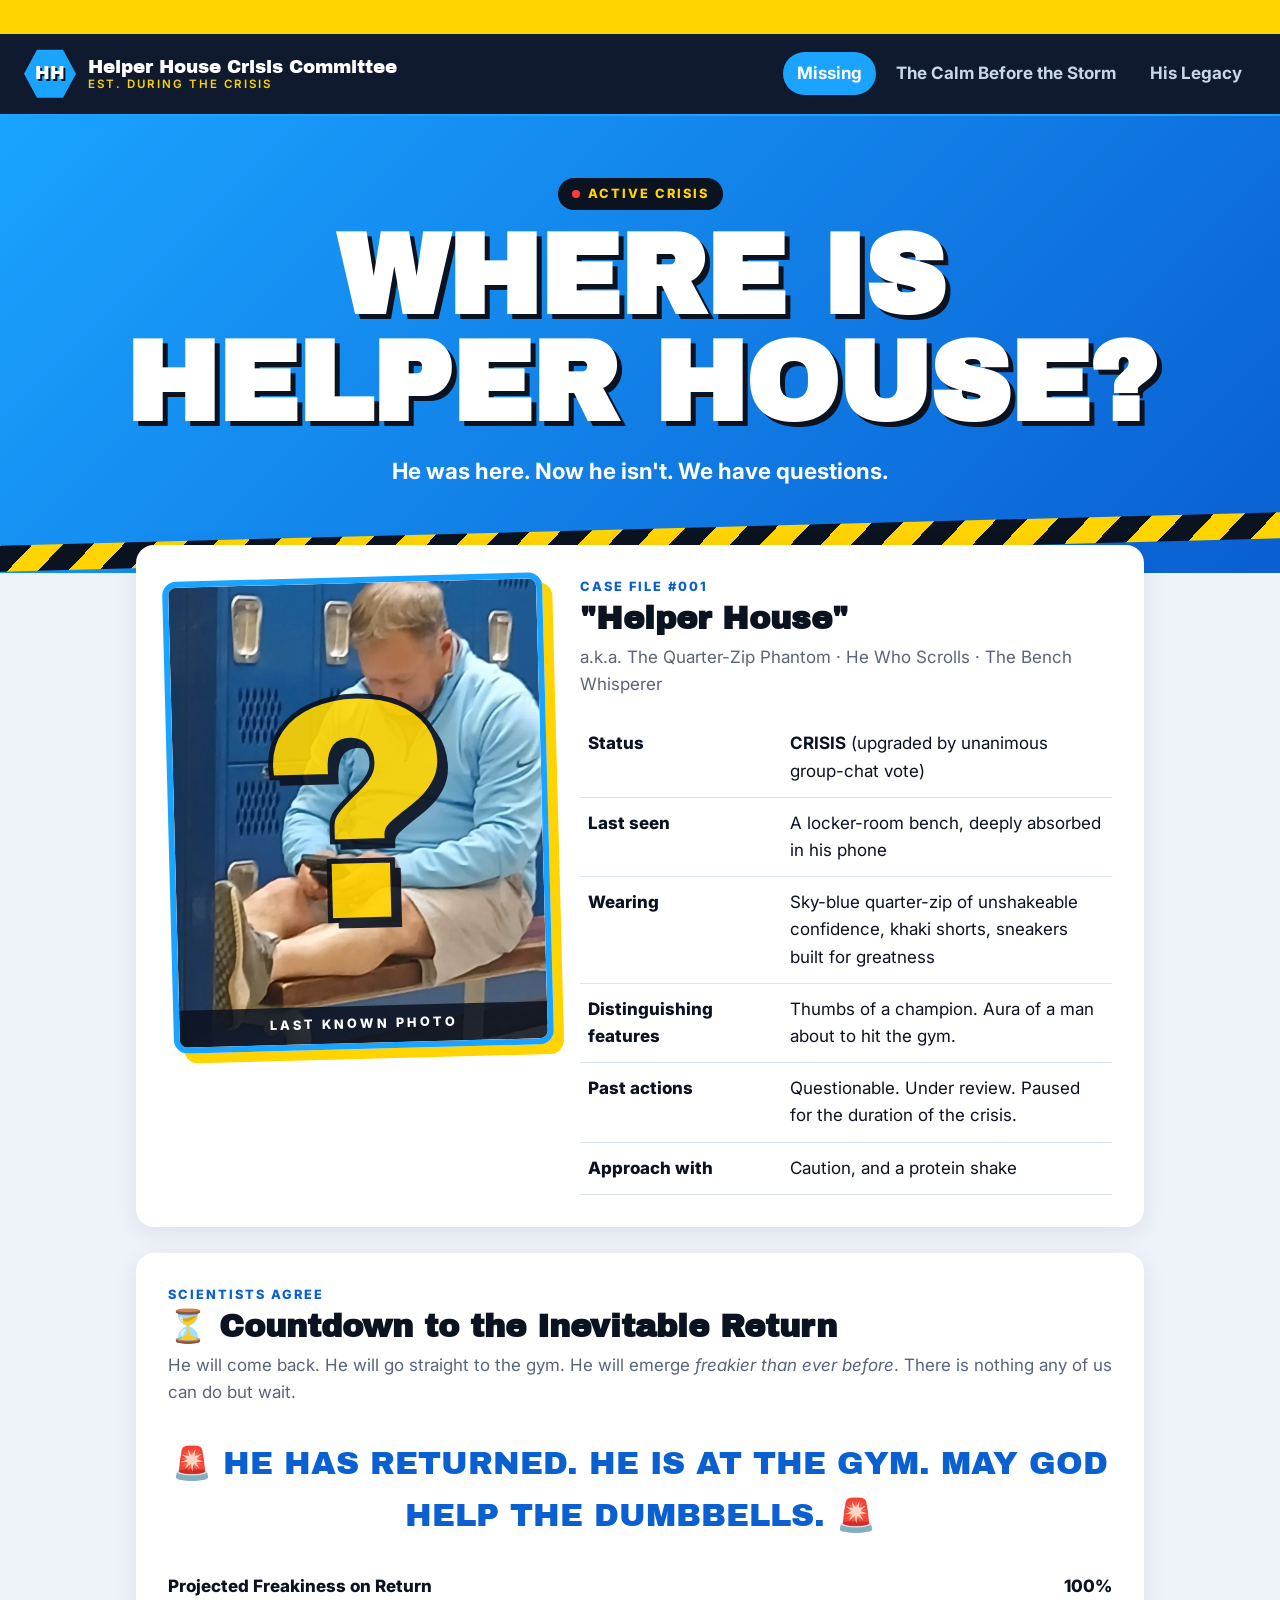
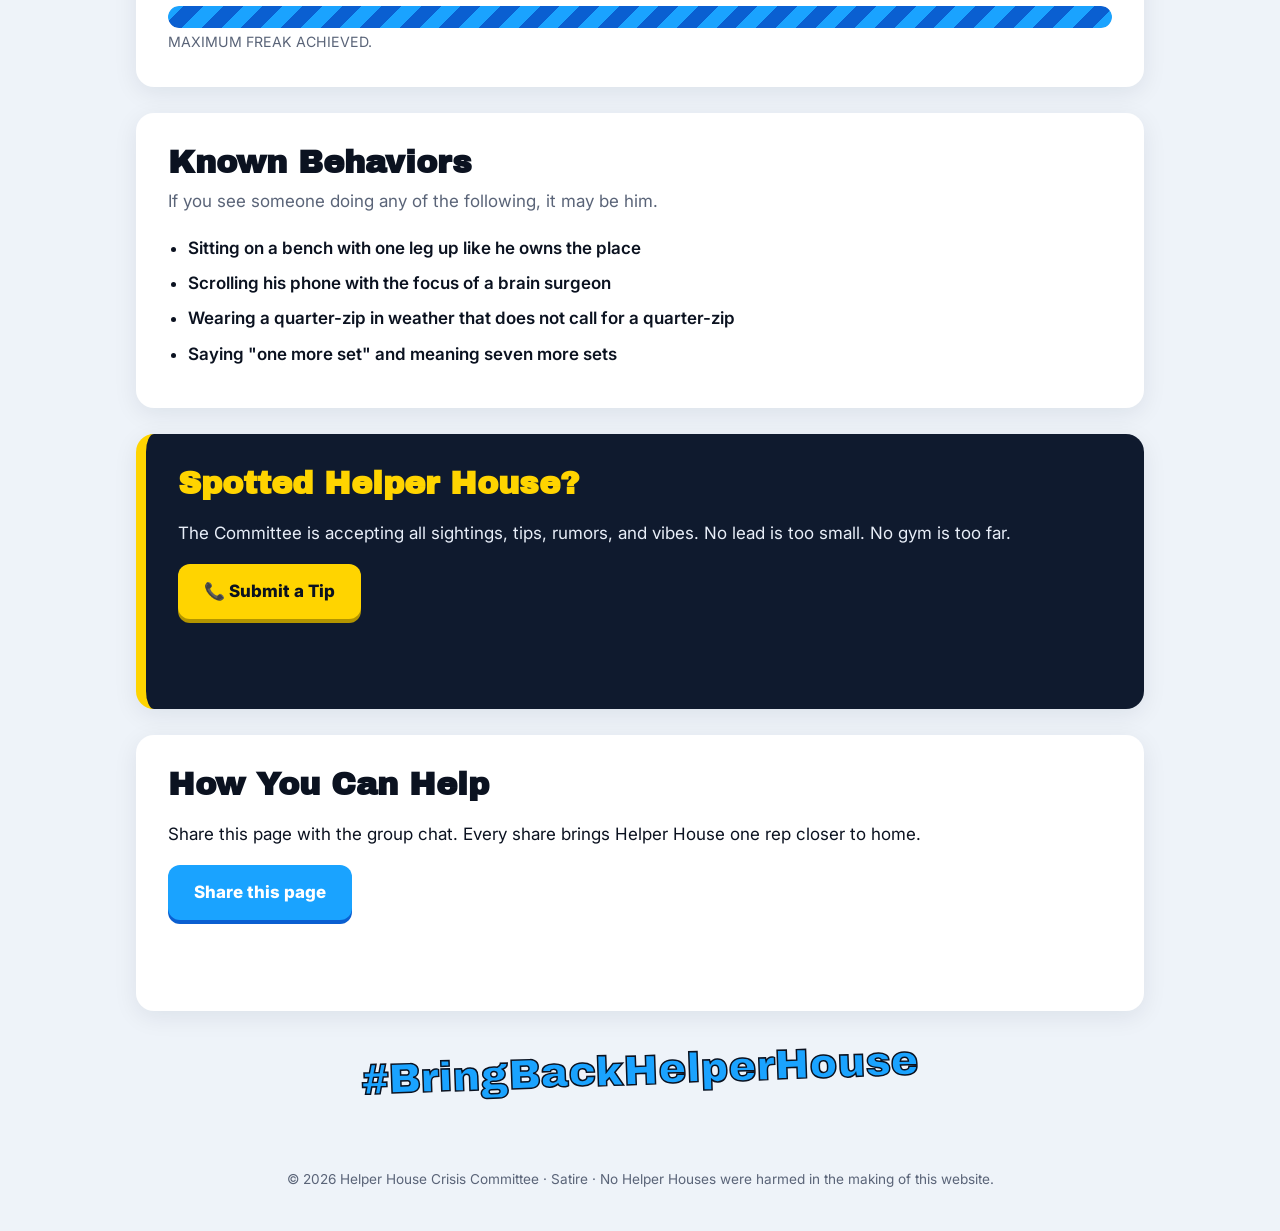
<file: index.html>
<!doctype html>
<html lang="en">
<head>
<meta charset="utf-8">
<meta name="viewport" content="width=device-width, initial-scale=1">
<title>Helper House Is Missing</title>
<link rel="preconnect" href="https://fonts.googleapis.com">
<link href="https://fonts.googleapis.com/css2?family=Archivo+Black&family=Inter:wght@400;600;700;800&family=Playfair+Display:ital@1&display=swap" rel="stylesheet">
<link rel="stylesheet" href="style.css">
</head>
<body>

<div class="ticker"><span>
  ⚠ CRISIS LEVEL: MAXIMUM ⚠ HELPER HOUSE ABSENCE OFFICIALLY UPGRADED FROM "SITUATION" TO "CRISIS" ⚠
  GROUP CHAT ACTIVITY DOWN 94% ⚠ LOCAL DUMBBELLS REPORT "A BAD FEELING" ⚠ PLEASE REMAIN CALM ⚠
</span></div>

<header class="site-header">
  <a class="brand" href="index.html">
    <div class="badge">HH</div>
    <div class="brand-name">Helper House Crisis Committee<small>Est. during the crisis</small></div>
  </a>
  <nav>
    <a href="index.html" class="active">Missing</a>
    <a href="calm.html">The Calm Before the Storm</a>
    <a href="legacy.html">His Legacy</a>
  </nav>
</header>

<section class="hero">
  <div class="status-pill"><span class="dot"></span>ACTIVE CRISIS</div>
  <h1>WHERE IS<br>HELPER HOUSE?</h1>
  <p class="sub">He was here. Now he isn't. We have questions.</p>
</section>

<main>

  <!-- Profile -->
  <article class="card">
    <div class="profile">
      <div class="mugshot">
        <img src="helper-house.png" alt="Helper House on a locker-room bench in a light-blue quarter-zip, looking at his phone">
        <div class="qmark" aria-hidden="true">?</div>
        <div class="tag">LAST KNOWN PHOTO</div>
      </div>
      <div>
        <p class="eyebrow">Case File #001</p>
        <h2>"Helper House"</h2>
        <p class="lede">a.k.a. The Quarter-Zip Phantom · He Who Scrolls · The Bench Whisperer</p>
        <table class="facts">
          <tr><th>Status</th><td><strong>CRISIS</strong> (upgraded by unanimous group-chat vote)</td></tr>
          <tr><th>Last seen</th><td>A locker-room bench, deeply absorbed in his phone</td></tr>
          <tr><th>Wearing</th><td>Sky-blue quarter-zip of unshakeable confidence, khaki shorts, sneakers built for greatness</td></tr>
          <tr><th>Distinguishing features</th><td>Thumbs of a champion. Aura of a man about to hit the gym.</td></tr>
          <tr><th>Past actions</th><td>Questionable. Under review. Paused for the duration of the crisis.</td></tr>
          <tr><th>Approach with</th><td>Caution, and a protein shake</td></tr>
        </table>
      </div>
    </div>
  </article>

  <!-- Countdown -->
  <section class="card" id="return">
    <p class="eyebrow">Scientists agree</p>
    <h2>⏳ Countdown to the Inevitable Return</h2>
    <p class="lede">He will come back. He will go straight to the gym. He will emerge <em>freakier than ever before</em>. There is nothing any of us can do but wait.</p>

    <div class="countdown" id="countdown">
      <div class="unit"><div class="num" id="d">--</div><div class="lbl">Days</div></div>
      <div class="unit"><div class="num" id="h">--</div><div class="lbl">Hours</div></div>
      <div class="unit"><div class="num" id="m">--</div><div class="lbl">Minutes</div></div>
      <div class="unit"><div class="num" id="s">--</div><div class="lbl">Seconds</div></div>
    </div>
    <p class="returned" id="returned">🚨 HE HAS RETURNED. HE IS AT THE GYM. MAY GOD HELP THE DUMBBELLS. 🚨</p>

    <div class="meter">
      <div class="meter-top"><span>Projected Freakiness on Return</span><span><span id="freakPct">0</span>%</span></div>
      <div class="meter-bar"><div class="meter-fill" id="freakFill"></div></div>
      <small id="freakLabel"></small>
    </div>
  </section>

  <!-- Known behaviors -->
  <section class="card">
    <h2>Known Behaviors</h2>
    <p class="lede">If you see someone doing any of the following, it may be him.</p>
    <ul class="traits">
      <li>Sitting on a bench with one leg up like he owns the place</li>
      <li>Scrolling his phone with the focus of a brain surgeon</li>
      <li>Wearing a quarter-zip in weather that does not call for a quarter-zip</li>
      <li>Saying "one more set" and meaning seven more sets</li>
    </ul>
  </section>

  <!-- Tips -->
  <section class="card callout">
    <h2>Spotted Helper House?</h2>
    <p>The Committee is accepting all sightings, tips, rumors, and vibes. No lead is too small. No gym is too far.</p>
    <button class="btn hazard" id="tipBtn">📞 Submit a Tip</button>
    <p class="response" id="tipResponse" aria-live="polite"></p>
  </section>

  <!-- Share -->
  <section class="card">
    <h2>How You Can Help</h2>
    <p>Share this page with the group chat. Every share brings Helper House one rep closer to home.</p>
    <button class="btn" id="shareBtn">Share this page</button>
    <p class="response" id="shareResponse" aria-live="polite"></p>
  </section>

  <p class="hashtag">#BringBackHelperHouse</p>
</main>

<footer>© 2026 Helper House Crisis Committee · Satire · No Helper Houses were harmed in the making of this website.</footer>

<script src="script.js"></script>
</body>
</html>
</file>
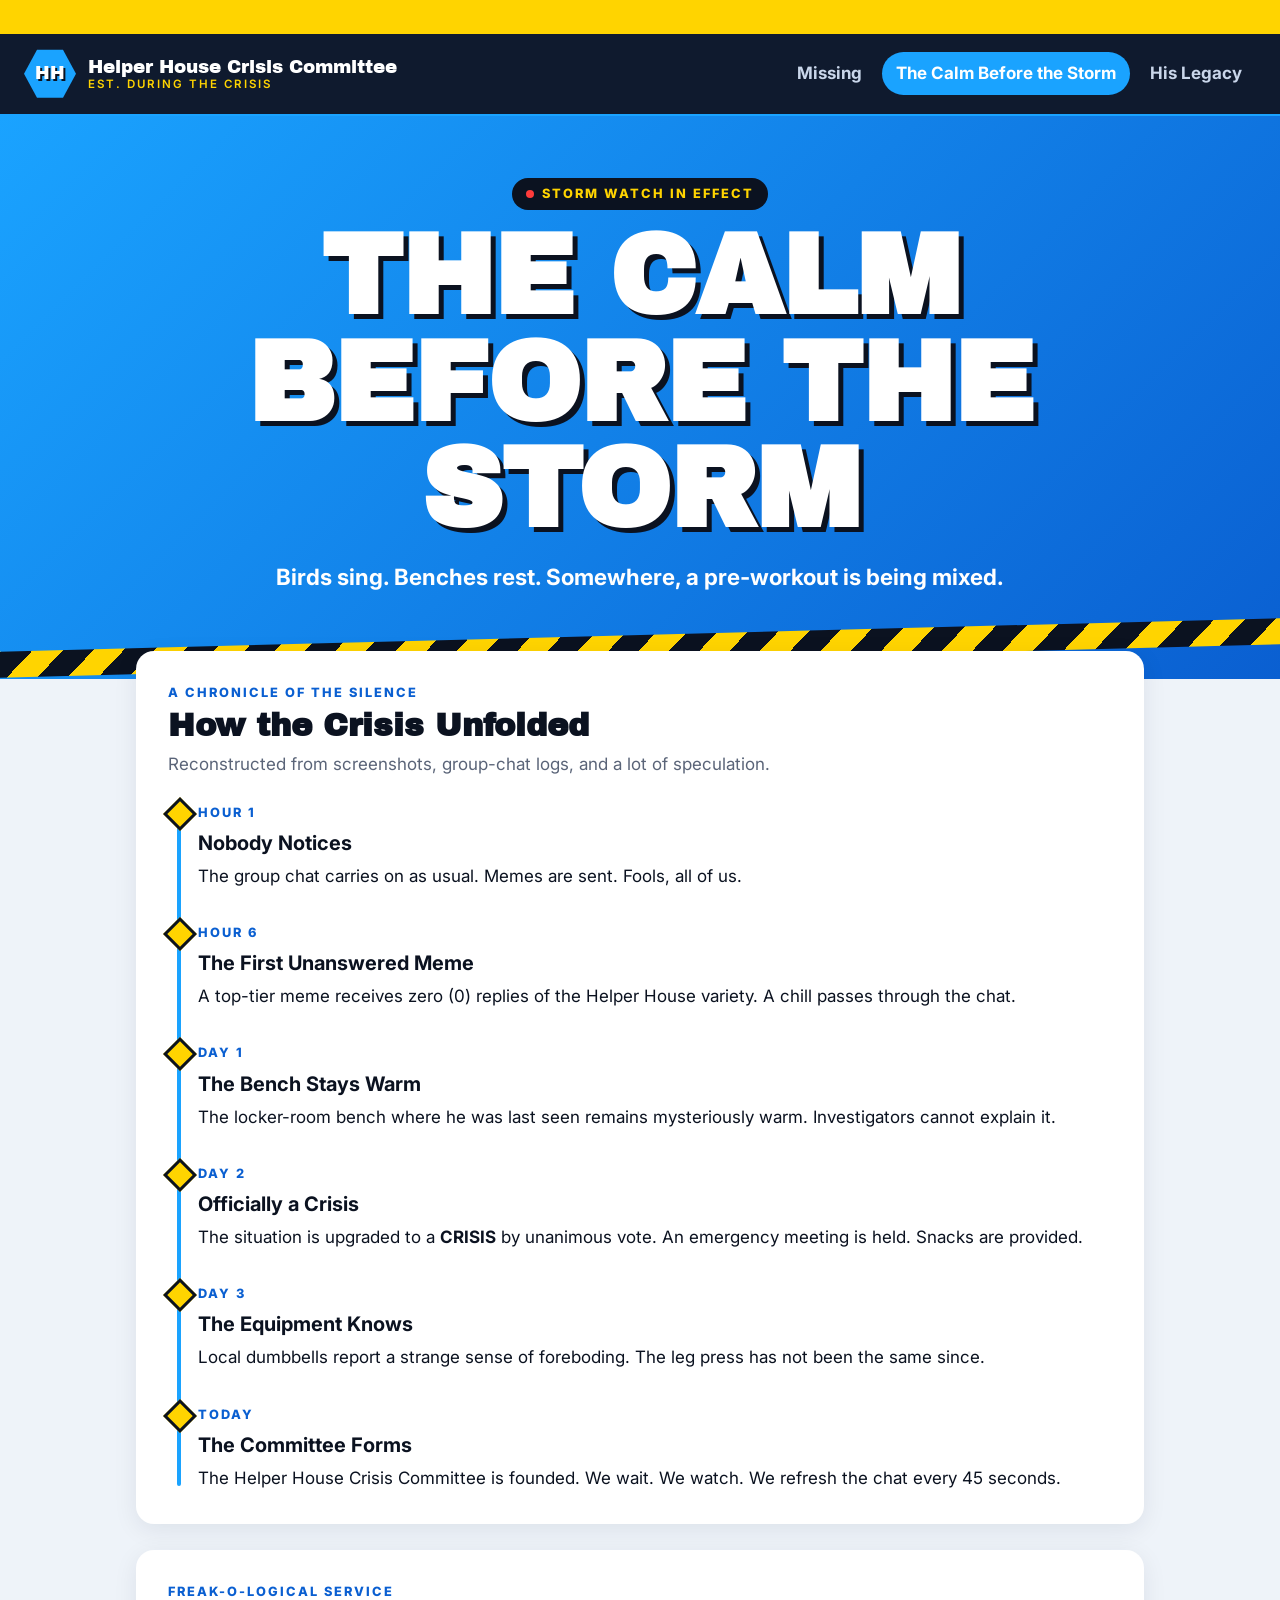
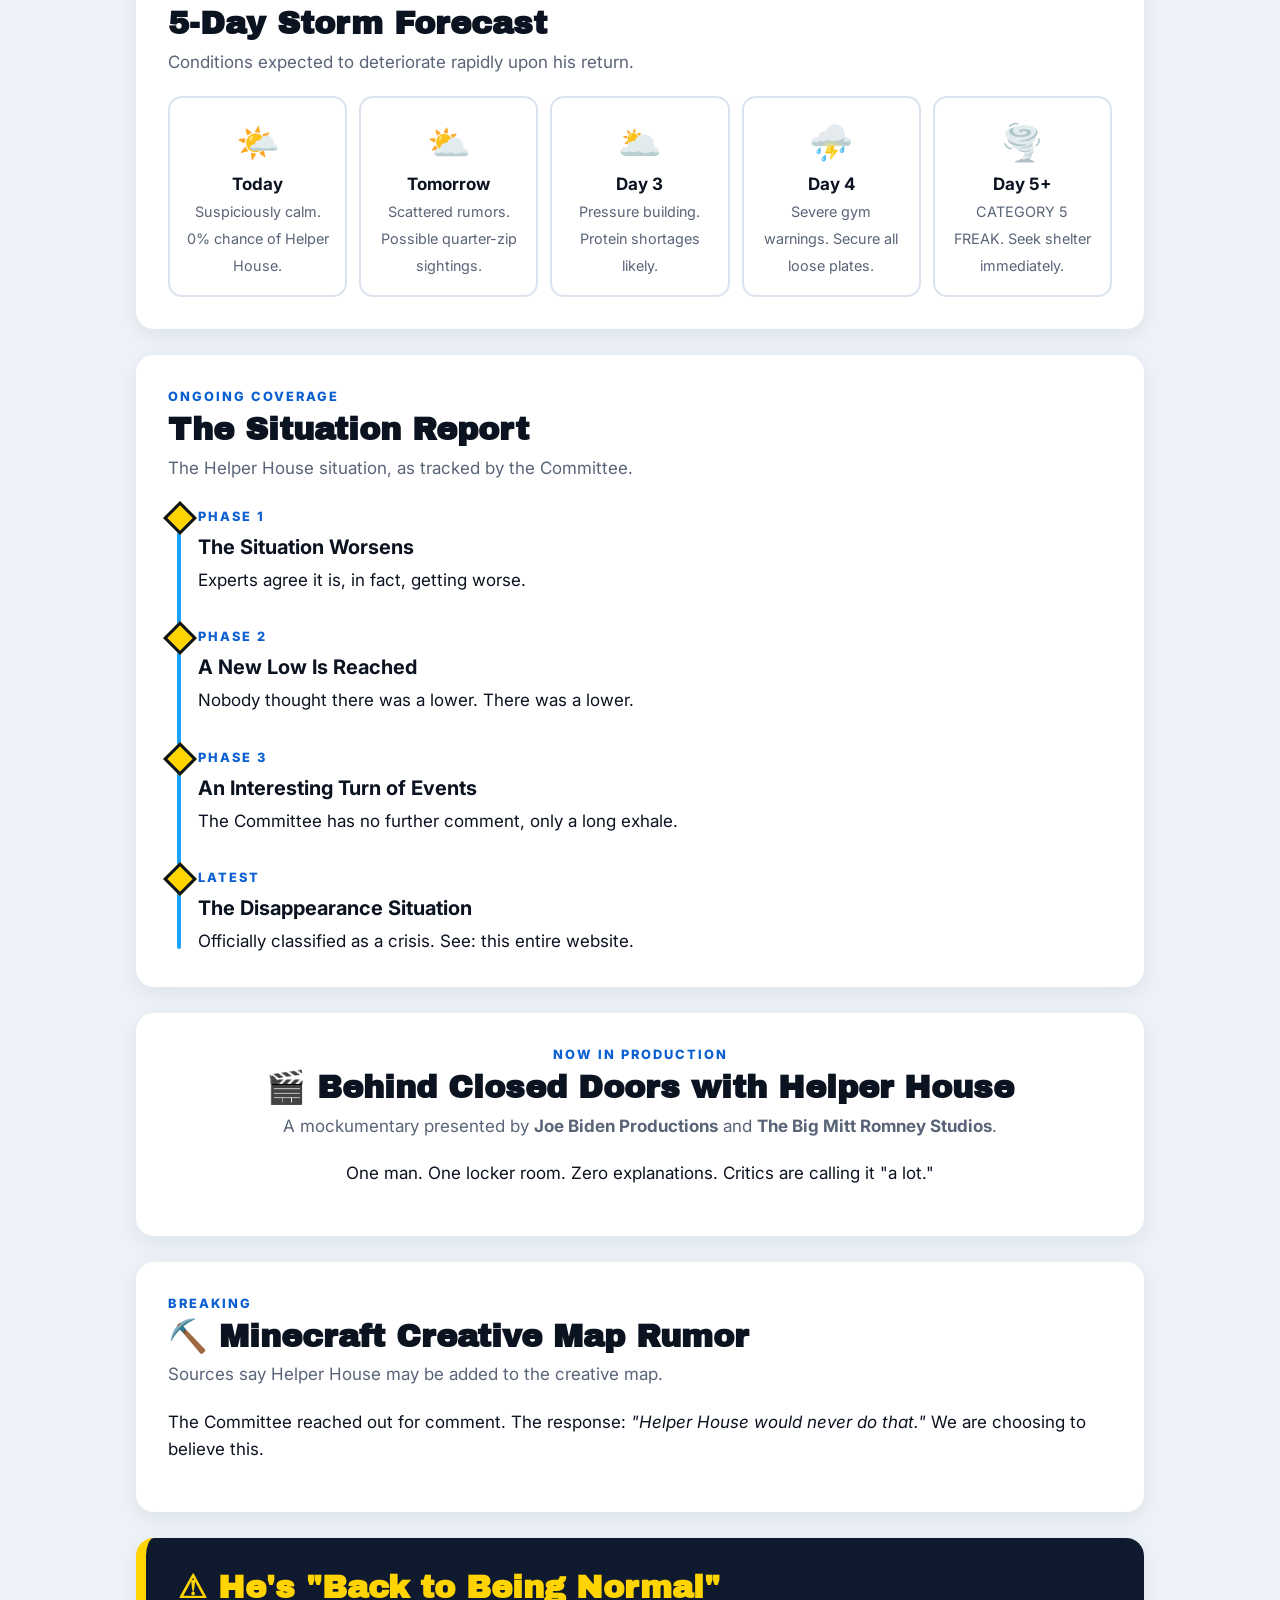
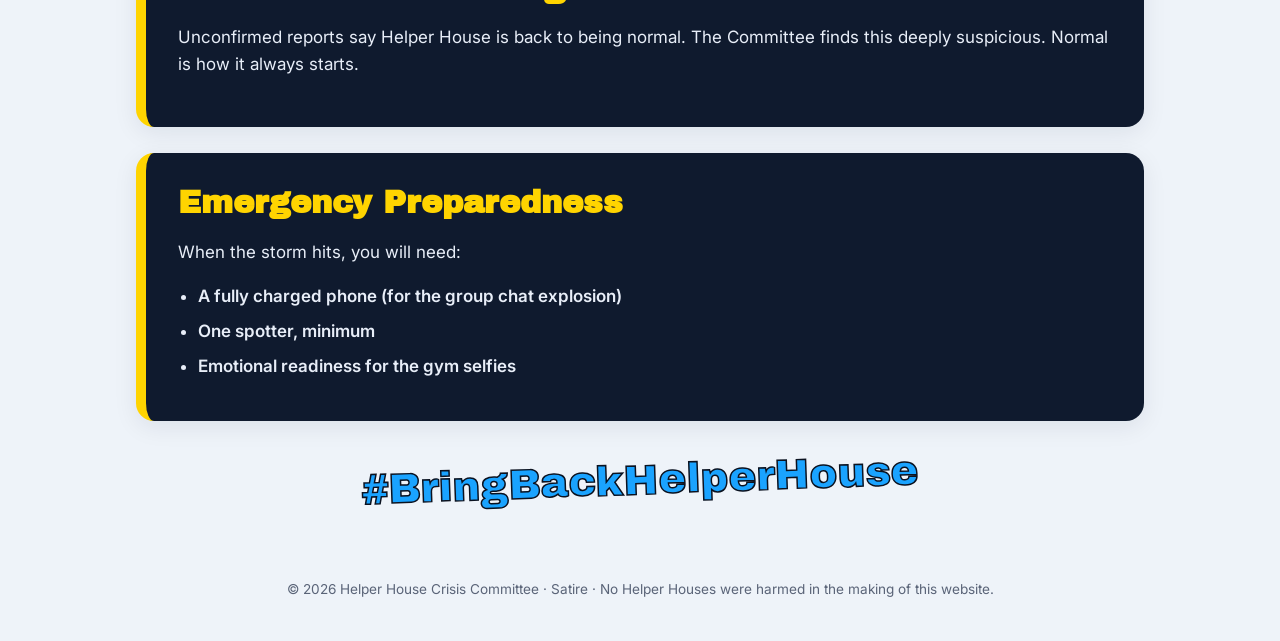
<file: calm.html>
<!doctype html>
<html lang="en">
<head>
<meta charset="utf-8">
<meta name="viewport" content="width=device-width, initial-scale=1">
<title>The Calm Before the Storm</title>
<link rel="preconnect" href="https://fonts.googleapis.com">
<link href="https://fonts.googleapis.com/css2?family=Archivo+Black&family=Inter:wght@400;600;700;800&family=Playfair+Display:ital@1&display=swap" rel="stylesheet">
<link rel="stylesheet" href="style.css">
</head>
<body>

<div class="ticker"><span>
  ⚠ IT IS QUIET ⚠ TOO QUIET ⚠ SQUAT RACKS TREMBLING IN THREE COUNTIES ⚠ METEOROLOGISTS TRACKING A FREAK FRONT MOVING IN FAST ⚠
</span></div>

<header class="site-header">
  <a class="brand" href="index.html">
    <div class="badge">HH</div>
    <div class="brand-name">Helper House Crisis Committee<small>Est. during the crisis</small></div>
  </a>
  <nav>
    <a href="index.html">Missing</a>
    <a href="calm.html" class="active">The Calm Before the Storm</a>
    <a href="legacy.html">His Legacy</a>
  </nav>
</header>

<section class="hero">
  <div class="status-pill"><span class="dot"></span>STORM WATCH IN EFFECT</div>
  <h1>THE CALM<br>BEFORE THE STORM</h1>
  <p class="sub">Birds sing. Benches rest. Somewhere, a pre-workout is being mixed.</p>
</section>

<main>

  <section class="card">
    <p class="eyebrow">A chronicle of the silence</p>
    <h2>How the Crisis Unfolded</h2>
    <p class="lede">Reconstructed from screenshots, group-chat logs, and a lot of speculation.</p>
    <ul class="timeline">
      <li>
        <span class="when">Hour 1</span>
        <h3>Nobody Notices</h3>
        <p>The group chat carries on as usual. Memes are sent. Fools, all of us.</p>
      </li>
      <li>
        <span class="when">Hour 6</span>
        <h3>The First Unanswered Meme</h3>
        <p>A top-tier meme receives zero (0) replies of the Helper House variety. A chill passes through the chat.</p>
      </li>
      <li>
        <span class="when">Day 1</span>
        <h3>The Bench Stays Warm</h3>
        <p>The locker-room bench where he was last seen remains mysteriously warm. Investigators cannot explain it.</p>
      </li>
      <li>
        <span class="when">Day 2</span>
        <h3>Officially a Crisis</h3>
        <p>The situation is upgraded to a <strong>CRISIS</strong> by unanimous vote. An emergency meeting is held. Snacks are provided.</p>
      </li>
      <li>
        <span class="when">Day 3</span>
        <h3>The Equipment Knows</h3>
        <p>Local dumbbells report a strange sense of foreboding. The leg press has not been the same since.</p>
      </li>
      <li>
        <span class="when">Today</span>
        <h3>The Committee Forms</h3>
        <p>The Helper House Crisis Committee is founded. We wait. We watch. We refresh the chat every 45 seconds.</p>
      </li>
    </ul>
  </section>

  <section class="card">
    <p class="eyebrow">Freak-o-logical Service</p>
    <h2>5-Day Storm Forecast</h2>
    <p class="lede">Conditions expected to deteriorate rapidly upon his return.</p>
    <div class="forecast">
      <div class="day"><div class="icon">🌤️</div><b>Today</b><span>Suspiciously calm. 0% chance of Helper House.</span></div>
      <div class="day"><div class="icon">⛅</div><b>Tomorrow</b><span>Scattered rumors. Possible quarter-zip sightings.</span></div>
      <div class="day"><div class="icon">🌥️</div><b>Day 3</b><span>Pressure building. Protein shortages likely.</span></div>
      <div class="day"><div class="icon">⛈️</div><b>Day 4</b><span>Severe gym warnings. Secure all loose plates.</span></div>
      <div class="day"><div class="icon">🌪️</div><b>Day 5+</b><span>CATEGORY 5 FREAK. Seek shelter immediately.</span></div>
    </div>
  </section>

  <section class="card">
    <p class="eyebrow">Ongoing Coverage</p>
    <h2>The Situation Report</h2>
    <p class="lede">The Helper House situation, as tracked by the Committee.</p>
    <ul class="timeline">
      <li>
        <span class="when">Phase 1</span>
        <h3>The Situation Worsens</h3>
        <p>Experts agree it is, in fact, getting worse.</p>
      </li>
      <li>
        <span class="when">Phase 2</span>
        <h3>A New Low Is Reached</h3>
        <p>Nobody thought there was a lower. There was a lower.</p>
      </li>
      <li>
        <span class="when">Phase 3</span>
        <h3>An Interesting Turn of Events</h3>
        <p>The Committee has no further comment, only a long exhale.</p>
      </li>
      <li>
        <span class="when">Latest</span>
        <h3>The Disappearance Situation</h3>
        <p>Officially classified as a crisis. See: this entire website.</p>
      </li>
    </ul>
  </section>

  <section class="card center">
    <p class="eyebrow">Now in Production</p>
    <h2>🎬 Behind Closed Doors with Helper House</h2>
    <p class="lede">A mockumentary presented by <strong>Joe Biden Productions</strong> and <strong>The Big Mitt Romney Studios</strong>.</p>
    <p>One man. One locker room. Zero explanations. Critics are calling it "a lot."</p>
  </section>

  <section class="card">
    <p class="eyebrow">Breaking</p>
    <h2>⛏️ Minecraft Creative Map Rumor</h2>
    <p class="lede">Sources say Helper House may be added to the creative map.</p>
    <p>The Committee reached out for comment. The response: <em>"Helper House would never do that."</em> We are choosing to believe this.</p>
  </section>

  <section class="card callout">
    <h2>⚠ He's "Back to Being Normal"</h2>
    <p>Unconfirmed reports say Helper House is back to being normal. The Committee finds this deeply suspicious. Normal is how it always starts.</p>
  </section>
  <section class="card callout">
    <h2>Emergency Preparedness</h2>
    <p>When the storm hits, you will need:</p>
    <ul class="traits">
      <li>A fully charged phone (for the group chat explosion)</li>
      <li>One spotter, minimum</li>
      <li>Emotional readiness for the gym selfies</li>
    </ul>
  </section>

  <p class="hashtag">#BringBackHelperHouse</p>
</main>

<footer>© 2026 Helper House Crisis Committee · Satire · No Helper Houses were harmed in the making of this website.</footer>
</body>
</html>
</file>
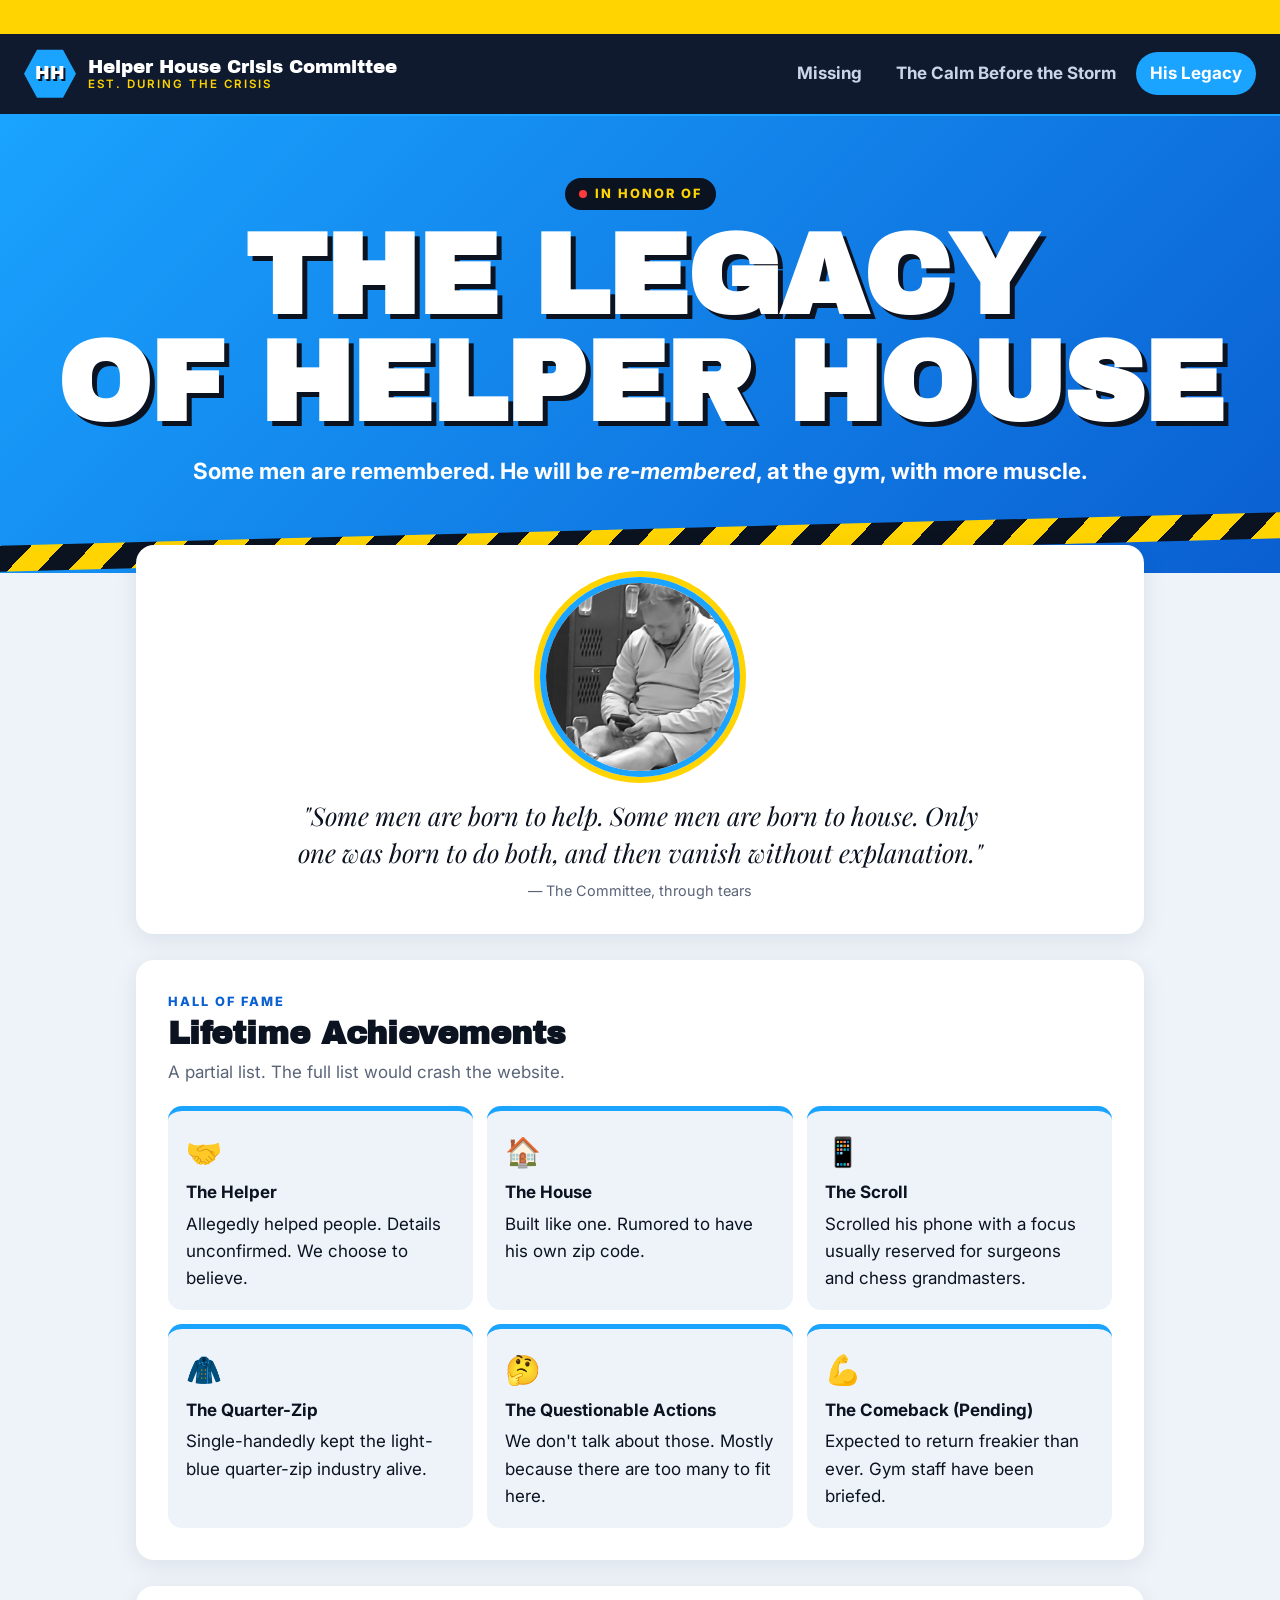
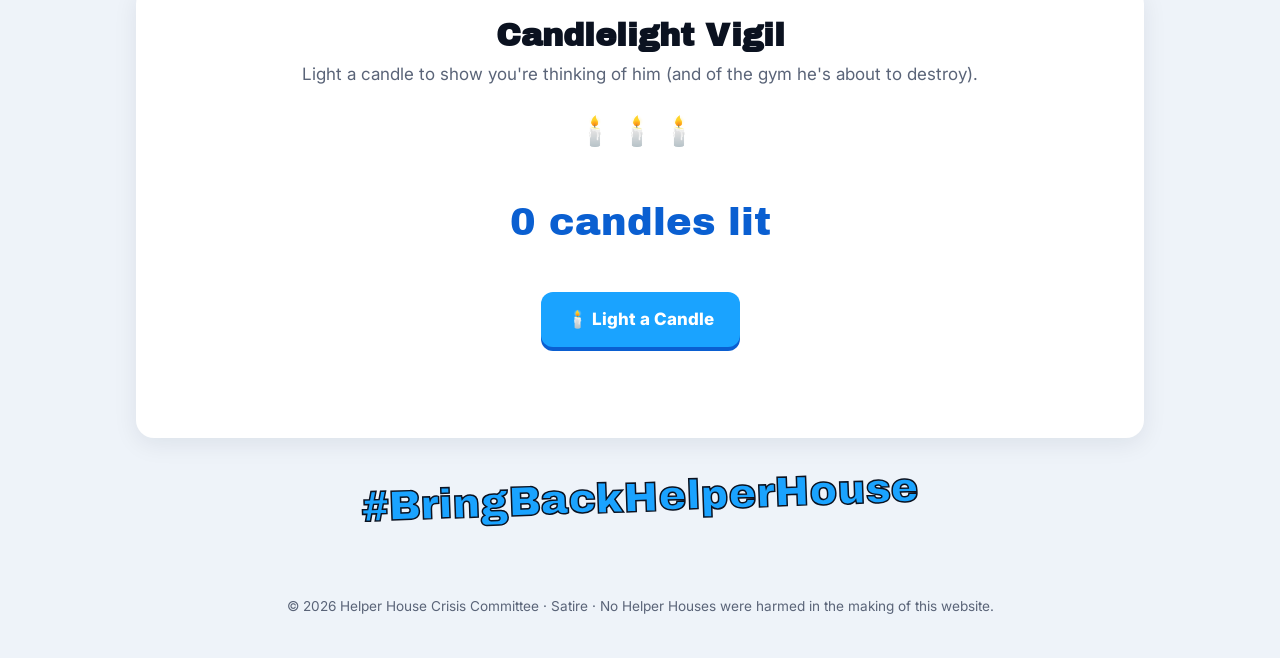
<file: legacy.html>
<!doctype html>
<html lang="en">
<head>
<meta charset="utf-8">
<meta name="viewport" content="width=device-width, initial-scale=1">
<title>His Legacy</title>
<link rel="preconnect" href="https://fonts.googleapis.com">
<link href="https://fonts.googleapis.com/css2?family=Archivo+Black&family=Inter:wght@400;600;700;800&family=Playfair+Display:ital@1&display=swap" rel="stylesheet">
<link rel="stylesheet" href="style.css">
</head>
<body>

<div class="ticker"><span>
  🕯️ A NATION REFLECTS ⚠ HE'S NOT GONE GONE, BUT WE'RE BEING DRAMATIC ABOUT IT ANYWAY ⚠ PLEASE LIGHT A CANDLE BELOW 🕯️
</span></div>

<header class="site-header">
  <a class="brand" href="index.html">
    <div class="badge">HH</div>
    <div class="brand-name">Helper House Crisis Committee<small>Est. during the crisis</small></div>
  </a>
  <nav>
    <a href="index.html">Missing</a>
    <a href="calm.html">The Calm Before the Storm</a>
    <a href="legacy.html" class="active">His Legacy</a>
  </nav>
</header>

<section class="hero">
  <div class="status-pill"><span class="dot"></span>IN HONOR OF</div>
  <h1>THE LEGACY<br>OF HELPER HOUSE</h1>
  <p class="sub">Some men are remembered. He will be <em>re-membered</em>, at the gym, with more muscle.</p>
</section>

<main>

  <section class="card center">
    <div class="portrait"><img src="helper-house.png" alt="Helper House"></div>
    <blockquote class="epic">
      "Some men are born to help. Some men are born to house.
      Only one was born to do both, and then vanish without explanation."
      <cite>— The Committee, through tears</cite>
    </blockquote>
  </section>

  <section class="card">
    <p class="eyebrow">Hall of Fame</p>
    <h2>Lifetime Achievements</h2>
    <p class="lede">A partial list. The full list would crash the website.</p>
    <div class="honors">
      <div class="honor"><div class="medal">🤝</div><b>The Helper</b>Allegedly helped people. Details unconfirmed. We choose to believe.</div>
      <div class="honor"><div class="medal">🏠</div><b>The House</b>Built like one. Rumored to have his own zip code.</div>
      <div class="honor"><div class="medal">📱</div><b>The Scroll</b>Scrolled his phone with a focus usually reserved for surgeons and chess grandmasters.</div>
      <div class="honor"><div class="medal">🧥</div><b>The Quarter-Zip</b>Single-handedly kept the light-blue quarter-zip industry alive.</div>
      <div class="honor"><div class="medal">🤔</div><b>The Questionable Actions</b>We don't talk about those. Mostly because there are too many to fit here.</div>
      <div class="honor"><div class="medal">💪</div><b>The Comeback (Pending)</b>Expected to return freakier than ever. Gym staff have been briefed.</div>
    </div>
  </section>

  <section class="card center">
    <h2>Candlelight Vigil</h2>
    <p class="lede">Light a candle to show you're thinking of him (and of the gym he's about to destroy).</p>
    <div class="candles" aria-hidden="true"><span>🕯️</span><span>🕯️</span><span>🕯️</span></div>
    <p class="vigil-count"><span id="candleCount">0</span> candles lit</p>
    <button class="btn" id="candleBtn">🕯️ Light a Candle</button>
    <p class="response" id="candleResponse" aria-live="polite"></p>
  </section>

  <p class="hashtag">#BringBackHelperHouse</p>
</main>

<footer>© 2026 Helper House Crisis Committee · Satire · No Helper Houses were harmed in the making of this website.</footer>

<script src="script.js"></script>
</body>
</html>
</file>
<file: style.css>
/* ===== Helper House Crisis Committee — shared styles ===== */
:root {
  --blue: #1aa3ff;        /* quarter-zip blue */
  --blue-deep: #0a5fd1;
  --hazard: #ffd400;      /* caution yellow */
  --ink: #0b1220;
  --navy: #0f1a2e;
  --bg: #eef3f9;
  --card: #ffffff;
  --muted: #5a6478;
  --line: #dbe3ee;
  --radius: 18px;
}
* { box-sizing: border-box; }
html { scroll-behavior: smooth; }
body {
  margin: 0;
  background: var(--bg);
  color: var(--ink);
  font-family: "Inter", system-ui, -apple-system, "Segoe UI", sans-serif;
  font-size: 17px;
  line-height: 1.6;
  overflow-x: hidden;
}
a { color: var(--blue-deep); }

/* ---------- Ticker ---------- */
.ticker {
  background: var(--hazard);
  color: var(--ink);
  font-weight: 800;
  font-size: .85rem;
  letter-spacing: .5px;
  white-space: nowrap;
  overflow: hidden;
  padding: 6px 0;
}
.ticker span { display: inline-block; padding-left: 100%; animation: tick 30s linear infinite; }
@keyframes tick { to { transform: translateX(-100%); } }

/* ---------- Header / nav ---------- */
.site-header {
  background: var(--navy);
  color: #fff;
  display: flex;
  align-items: center;
  justify-content: space-between;
  flex-wrap: wrap;
  gap: 12px;
  padding: 14px 24px;
  position: sticky; top: 0; z-index: 10;
  box-shadow: 0 2px 0 var(--blue);
}
.brand { display: flex; align-items: center; gap: 12px; color: #fff; text-decoration: none; }
.badge {
  width: 52px; height: 52px;
  display: grid; place-items: center;
  background: var(--blue);
  clip-path: polygon(25% 4%, 75% 4%, 100% 50%, 75% 96%, 25% 96%, 0 50%);  /* hexagon */
  font-family: "Archivo Black", Impact, sans-serif;
  font-size: 1.1rem;
  color: #fff;
  text-shadow: 2px 2px 0 var(--ink);
}
.brand-name { font-family: "Archivo Black", Impact, sans-serif; font-size: 1.15rem; line-height: 1.1; }
.brand-name small { display: block; font-family: "Inter", sans-serif; font-weight: 600; font-size: .72rem; color: var(--hazard); letter-spacing: 2px; text-transform: uppercase; }
nav { display: flex; gap: 6px; flex-wrap: wrap; }
nav a {
  color: #c9d6ea; text-decoration: none; font-weight: 700;
  padding: 8px 14px; border-radius: 999px;
  transition: background .2s, color .2s;
}
nav a:hover { color: #fff; background: rgba(255,255,255,.08); }
nav a.active { background: var(--blue); color: #fff; }

/* ---------- Hero ---------- */
.hero {
  position: relative;
  background: linear-gradient(135deg, var(--blue) 0%, var(--blue-deep) 100%);
  color: #fff;
  text-align: center;
  padding: 64px 16px 84px;
  overflow: hidden;
}
.hero::after {               /* caution tape across the bottom */
  content: "";
  position: absolute; left: -5%; right: -5%; bottom: 18px; height: 26px;
  background: repeating-linear-gradient(-45deg, var(--hazard) 0 22px, var(--ink) 22px 44px);
  transform: rotate(-1.5deg);
}
.status-pill {
  display: inline-block;
  background: var(--ink); color: var(--hazard);
  font-weight: 800; font-size: .8rem; letter-spacing: 2px;
  padding: 6px 14px; border-radius: 999px; margin-bottom: 14px;
}
.status-pill .dot { display: inline-block; width: 8px; height: 8px; border-radius: 50%; background: #ff3b3b; margin-right: 8px; animation: blink 1s infinite; }
@keyframes blink { 50% { opacity: .2; } }
.hero h1 {
  font-family: "Archivo Black", Impact, sans-serif;
  font-size: clamp(3rem, 12vw, 7rem);
  line-height: .95;
  margin: 0;
  letter-spacing: -1px;
  text-shadow: 5px 5px 0 var(--ink);
}
.hero p.sub { font-size: clamp(1.05rem, 3vw, 1.4rem); font-weight: 700; margin: 16px 0 0; }

/* ---------- Layout / cards ---------- */
main { max-width: 1040px; margin: -28px auto 0; padding: 0 16px 40px; position: relative; }
.card {
  background: var(--card);
  border-radius: var(--radius);
  padding: 32px;
  margin-bottom: 26px;
  box-shadow: 0 6px 24px rgba(15, 26, 46, .08);
}
.card h2 { font-family: "Archivo Black", Impact, sans-serif; font-size: clamp(1.5rem, 4vw, 2rem); margin: 0 0 6px; line-height: 1.15; }
.card .eyebrow { color: var(--blue-deep); font-weight: 800; letter-spacing: 2px; text-transform: uppercase; font-size: .8rem; margin: 0 0 4px; }
.card .lede { color: var(--muted); margin: 0 0 20px; }

/* Profile */
.profile { display: grid; grid-template-columns: minmax(0, 380px) 1fr; gap: 32px; align-items: start; }
.mugshot {
  position: relative;
  border-radius: 14px;
  overflow: hidden;
  border: 6px solid var(--blue);
  box-shadow: 10px 10px 0 var(--hazard);
  transform: rotate(-1.5deg);
}
.mugshot img { display: block; width: 100%; height: auto; }
.mugshot .qmark {
  position: absolute; inset: 0;
  display: grid; place-items: center;
  font-family: "Archivo Black", Impact, sans-serif;
  font-size: clamp(10rem, 40vw, 20rem);
  line-height: 1;
  color: var(--hazard);
  -webkit-text-stroke: 5px var(--ink);
  text-shadow: 8px 8px 0 var(--ink);
  opacity: .9;
  animation: wobble 2.6s ease-in-out infinite;
  pointer-events: none;
}
@keyframes wobble { 0%,100% { transform: rotate(-6deg) scale(1); } 50% { transform: rotate(5deg) scale(1.06); } }
.mugshot .tag {
  position: absolute; left: 0; right: 0; bottom: 0;
  background: rgba(11, 18, 32, .85); color: #fff;
  text-align: center; font-weight: 800; letter-spacing: 3px; font-size: .8rem; padding: 8px;
}
.facts { width: 100%; border-collapse: collapse; }
.facts th, .facts td { text-align: left; vertical-align: top; padding: 12px 8px; border-bottom: 1px solid var(--line); }
.facts th { width: 38%; font-weight: 800; }

/* Countdown */
.countdown { display: grid; grid-template-columns: repeat(4, 1fr); gap: 12px; text-align: center; }
.unit { background: var(--navy); color: #fff; border-radius: 14px; padding: 18px 6px; border-bottom: 5px solid var(--blue); }
.unit .num { font-family: "Archivo Black", Impact, sans-serif; font-size: clamp(2rem, 7vw, 3.4rem); line-height: 1; font-variant-numeric: tabular-nums; }
.unit .lbl { font-size: .72rem; letter-spacing: 2px; text-transform: uppercase; color: #9fb3d1; margin-top: 6px; }
.returned { display: none; text-align: center; font-family: "Archivo Black", Impact, sans-serif; font-size: clamp(1.4rem, 4vw, 2rem); color: var(--blue-deep); }
.meter { margin-top: 26px; }
.meter-top { display: flex; justify-content: space-between; font-weight: 800; margin-bottom: 6px; gap: 8px; flex-wrap: wrap; }
.meter-bar { height: 22px; border-radius: 999px; background: var(--line); overflow: hidden; }
.meter-fill { height: 100%; width: 0; border-radius: 999px; background: repeating-linear-gradient(-45deg, var(--blue) 0 14px, var(--blue-deep) 14px 28px); transition: width 1s linear; }
.meter small { color: var(--muted); }

/* Lists */
.traits { padding-left: 1.2em; margin: 0; }
.traits li { margin-bottom: 8px; font-weight: 600; }

/* Dark callout */
.callout {
  background: var(--navy);
  color: #e8eef8;
  border-left: 10px solid var(--hazard);
}
.callout h2 { color: var(--hazard); }
.btn {
  display: inline-block;
  background: var(--blue); color: #fff;
  border: 0; border-radius: 12px;
  font: inherit; font-weight: 800;
  padding: 14px 26px;
  cursor: pointer;
  text-decoration: none;
  box-shadow: 0 4px 0 var(--blue-deep);
  transition: transform .1s, box-shadow .1s;
}
.btn:hover { transform: translateY(-2px); box-shadow: 0 6px 0 var(--blue-deep); }
.btn:active { transform: translateY(2px); box-shadow: 0 1px 0 var(--blue-deep); }
.btn.hazard { background: var(--hazard); color: var(--ink); box-shadow: 0 4px 0 #b39500; }
.response { min-height: 1.6em; margin-top: 14px; font-weight: 700; color: var(--hazard); }
.card:not(.callout) .response { color: var(--blue-deep); }

/* Timeline */
.timeline { list-style: none; margin: 0; padding: 0 0 0 30px; position: relative; }
.timeline::before { content: ""; position: absolute; left: 9px; top: 6px; bottom: 6px; width: 4px; background: var(--blue); border-radius: 2px; }
.timeline li { position: relative; padding-bottom: 28px; }
.timeline li:last-child { padding-bottom: 0; }
.timeline li::before {
  content: ""; position: absolute; left: -30px; top: 4px;
  width: 18px; height: 18px; transform: rotate(45deg);
  background: var(--hazard); border: 3px solid var(--ink);
}
.timeline .when { color: var(--blue-deep); font-weight: 800; letter-spacing: 2px; font-size: .8rem; text-transform: uppercase; }
.timeline h3 { margin: 2px 0 4px; font-size: 1.25rem; }
.timeline p { margin: 0; }

/* Weather-style storm forecast */
.forecast { display: grid; grid-template-columns: repeat(auto-fit, minmax(150px, 1fr)); gap: 12px; }
.day { border: 2px solid var(--line); border-radius: 14px; padding: 16px; text-align: center; }
.day .icon { font-size: 2.2rem; }
.day b { display: block; }
.day span { color: var(--muted); font-size: .9rem; }

/* Legacy */
.portrait {
  width: 200px; height: 200px; margin: 0 auto 20px;
  border-radius: 50%; overflow: hidden;
  border: 6px solid var(--blue);
  box-shadow: 0 0 0 6px var(--hazard);
}
.portrait img { width: 100%; height: 100%; object-fit: cover; object-position: 50% 15%; filter: grayscale(1) contrast(1.1); }
.center { text-align: center; }
blockquote.epic {
  font-family: "Playfair Display", Georgia, serif;
  font-style: italic;
  font-size: clamp(1.2rem, 3.4vw, 1.6rem);
  line-height: 1.45;
  max-width: 700px; margin: 0 auto;
}
blockquote.epic cite { display: block; margin-top: 10px; font-size: .9rem; font-style: normal; color: var(--muted); font-family: "Inter", sans-serif; }
.honors { display: grid; grid-template-columns: repeat(auto-fit, minmax(240px, 1fr)); gap: 14px; }
.honor { border-radius: 14px; padding: 18px; background: var(--bg); border-top: 5px solid var(--blue); }
.honor .medal { font-size: 1.8rem; }
.honor b { display: block; margin: 4px 0; }
.candles { font-size: 1.8rem; letter-spacing: 6px; }
.candles span { display: inline-block; animation: flicker 1.4s infinite alternate; }
.candles span:nth-child(2) { animation-delay: .3s; }
.candles span:nth-child(3) { animation-delay: .6s; }
@keyframes flicker { from { opacity: .6; transform: scale(.95); } to { opacity: 1; transform: scale(1.05); } }
.vigil-count { font-family: "Archivo Black", Impact, sans-serif; font-size: 2.4rem; color: var(--blue-deep); }

/* ---------- Footer ---------- */
.hashtag {
  text-align: center;
  font-family: "Archivo Black", Impact, sans-serif;
  font-size: clamp(1.6rem, 6vw, 2.6rem);
  color: var(--blue);
  -webkit-text-stroke: 1.5px var(--ink);
  margin: 10px 0 0;
  transform: rotate(-2deg);
}
footer { text-align: center; color: var(--muted); font-size: .85rem; padding: 26px 16px 40px; }

/* ---------- Responsive ---------- */
@media (max-width: 760px) {
  .site-header { justify-content: center; padding: 12px 16px; }
  .profile { grid-template-columns: 1fr; }
  .mugshot { max-width: 380px; margin: 0 auto; }
  .card { padding: 22px 18px; }
  .countdown { grid-template-columns: repeat(2, 1fr); }
  .facts th { width: 45%; }
}
@media (prefers-reduced-motion: reduce) {
  *, *::before, *::after { animation: none !important; transition: none !important; }
}
</file>
